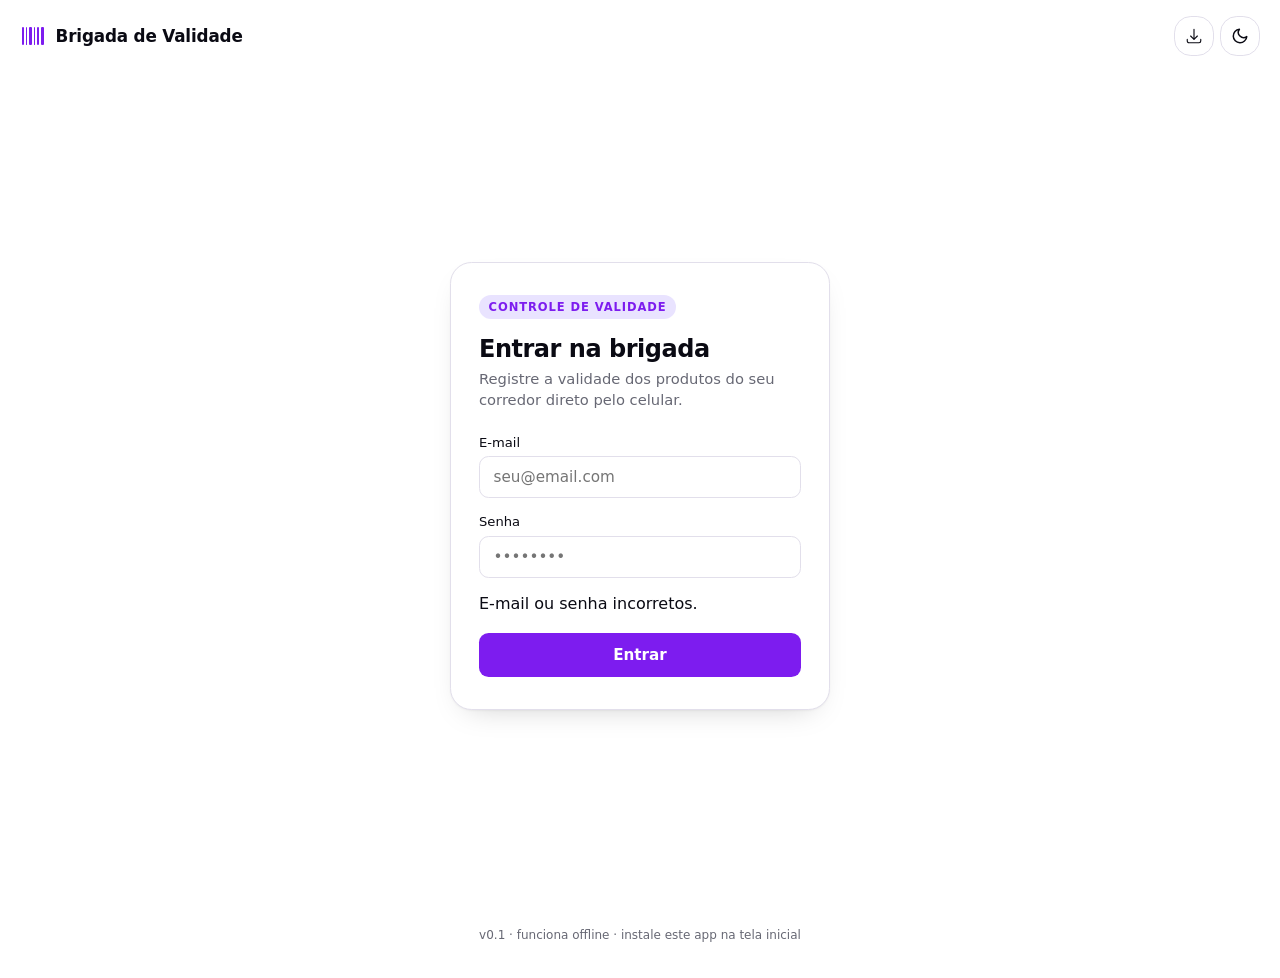
<file: index.html>
<!doctype html>
<html lang="pt-BR">
  <head>
    <meta charset="UTF-8" />
    <meta
      name="viewport"
      content="width=device-width, initial-scale=1, maximum-scale=1"
    />
    <title>Brigada de Validade</title>
    <meta name="description" content="Controle de validade de produtos" />

    <!-- PWA -->
    <meta name="theme-color" content="#6D28D9" />
    <link rel="manifest" href="manifest.json" />
    <link rel="icon" type="image/x-icon" href="icons/favicon.ico" />
    <link
      rel="icon"
      type="image/png"
      sizes="32x32"
      href="icons/favicon-32x32.png"
    />
    <link
      rel="icon"
      type="image/png"
      sizes="16x16"
      href="icons/favicon-16x16.png"
    />
    <link
      rel="apple-touch-icon"
      sizes="180x180"
      href="icons/apple-touch-icon.png"
    />
    <meta name="mobile-web-app-capable" content="yes" />
    <meta name="apple-mobile-web-app-capable" content="yes" />
    <meta
      name="apple-mobile-web-app-status-bar-style"
      content="black-translucent"
    />
    <meta name="apple-mobile-web-app-title" content="Brigada" />

    <link rel="stylesheet" href="css/style.css" />
  </head>
  <body>
    <header class="appbar">
      <div class="appbar__brand">
        <!-- ícone: código de barras, remete à bipagem de produtos -->
        <svg
          width="26"
          height="26"
          viewBox="0 0 26 26"
          fill="none"
          xmlns="http://www.w3.org/2000/svg"
        >
          <rect
            x="2"
            y="4"
            width="2"
            height="18"
            rx="1"
            fill="var(--primary)"
          />
          <rect
            x="6"
            y="4"
            width="1"
            height="18"
            rx="0.5"
            fill="var(--primary)"
          />
          <rect
            x="9"
            y="4"
            width="3"
            height="18"
            rx="1"
            fill="var(--primary)"
          />
          <rect
            x="14"
            y="4"
            width="1"
            height="18"
            rx="0.5"
            fill="var(--primary)"
          />
          <rect
            x="17"
            y="4"
            width="2"
            height="18"
            rx="1"
            fill="var(--primary)"
          />
          <rect
            x="21"
            y="4"
            width="3"
            height="18"
            rx="1"
            fill="var(--primary)"
          />
        </svg>
        <span>Brigada de Validade</span>
      </div>

      <div style="display: flex; gap: 0.4rem">
        <button
          class="theme-toggle"
          id="installBtn"
          type="button"
          aria-label="Instalar aplicativo"
        >
          <svg
            width="18"
            height="18"
            viewBox="0 0 24 24"
            fill="none"
            stroke="currentColor"
            stroke-width="1.5"
            stroke-linecap="round"
            stroke-linejoin="round"
          >
            <path
              d="M3 16.5v2.25A2.25 2.25 0 005.25 21h13.5A2.25 2.25 0 0021 18.75V16.5M16.5 12L12 16.5m0 0L7.5 12m4.5 4.5V3"
            />
          </svg>
        </button>
        <button
          class="theme-toggle"
          id="themeToggle"
          type="button"
          aria-label="Alternar tema claro/escuro"
        >
          <svg
            id="iconMoon"
            width="18"
            height="18"
            viewBox="0 0 24 24"
            fill="none"
            stroke="currentColor"
            stroke-width="2"
            stroke-linecap="round"
            stroke-linejoin="round"
          >
            <path d="M21 12.79A9 9 0 1 1 11.21 3 7 7 0 0 0 21 12.79z"></path>
          </svg>
          <svg
            id="iconSun"
            width="18"
            height="18"
            viewBox="0 0 24 24"
            fill="none"
            stroke="currentColor"
            stroke-width="2"
            stroke-linecap="round"
            stroke-linejoin="round"
            style="display: none"
          >
            <circle cx="12" cy="12" r="5"></circle>
            <line x1="12" y1="1" x2="12" y2="3"></line>
            <line x1="12" y1="21" x2="12" y2="23"></line>
            <line x1="4.22" y1="4.22" x2="5.64" y2="5.64"></line>
            <line x1="18.36" y1="18.36" x2="19.78" y2="19.78"></line>
            <line x1="1" y1="12" x2="3" y2="12"></line>
            <line x1="21" y1="12" x2="23" y2="12"></line>
            <line x1="4.22" y1="19.78" x2="5.64" y2="18.36"></line>
            <line x1="18.36" y1="5.64" x2="19.78" y2="4.22"></line>
          </svg>
        </button>
      </div>
    </header>

    <div class="offline-banner" id="offlineBanner">
      <svg
        viewBox="0 0 24 24"
        fill="none"
        stroke="currentColor"
        stroke-width="1.5"
        stroke-linecap="round"
        stroke-linejoin="round"
      >
        <path
          d="M12 9v3.75m-9.303 3.376c-.866 1.5.217 3.374 1.948 3.374h14.71c1.73 0 2.813-1.874 1.948-3.374L13.949 3.378c-.866-1.5-3.032-1.5-3.898 0L2.697 16.126zM12 15.75h.007v.008H12v-.008z"
        />
      </svg>
      <span>Sem conexão — seus dados continuam salvos neste aparelho.</span>
    </div>

    <main class="wrap">
      <section class="card">
        <span class="card__eyebrow">Controle de validade</span>
        <h1>Entrar na brigada</h1>
        <p class="sub">
          Registre a validade dos produtos do seu corredor direto pelo celular.
        </p>

        <form id="loginForm">
          <div class="field">
            <label for="email">E-mail</label>
            <input
              type="email"
              id="email"
              name="email"
              placeholder="seu@email.com"
              autocomplete="email"
              required
            />
          </div>

          <div class="field">
            <label for="senha">Senha</label>
            <input
              type="password"
              id="senha"
              name="senha"
              placeholder="••••••••"
              autocomplete="current-password"
              required
            />
            <p id="loginErro" class="login-erro">E-mail ou senha incorretos.</p>
          </div>

          <button type="submit" class="btn btn--primary">Entrar</button>
        </form>
      </section>
    </main>

    <p class="footer-note">
      v0.1 · funciona offline · instale este app na tela inicial
    </p>

    <script>
      // ---------- Tema claro/escuro ----------
      const root = document.documentElement;
      const toggleBtn = document.getElementById("themeToggle");
      const iconMoon = document.getElementById("iconMoon");
      const iconSun = document.getElementById("iconSun");

      function applyTheme(theme) {
        root.classList.toggle("dark", theme === "dark");
        iconMoon.style.display = theme === "dark" ? "none" : "block";
        iconSun.style.display = theme === "dark" ? "block" : "none";
        localStorage.setItem("bv_theme", theme);
      }

      const savedTheme =
        localStorage.getItem("bv_theme") ||
        (window.matchMedia("(prefers-color-scheme: dark)").matches
          ? "dark"
          : "light");
      applyTheme(savedTheme);

      toggleBtn.addEventListener("click", () => {
        const next = root.classList.contains("dark") ? "light" : "dark";
        applyTheme(next);
      });

      // ---------- Registro do Service Worker (PWA) ----------
      if ("serviceWorker" in navigator) {
        window.addEventListener("load", () => {
          navigator.serviceWorker.register("service-worker.js").catch(() => {});
        });
      }
    </script>
    <script type="module">
      // ---------- Login manual direto na base ----------
      import { login } from "./js/auth.js";

      const form = document.getElementById("loginForm");
      const erroEl = document.getElementById("loginErro");
      const btnSubmit = form.querySelector('button[type="submit"]');

      form.addEventListener("submit", async (e) => {
        e.preventDefault();
        const email = document.getElementById("email").value.trim();
        const senha = document.getElementById("senha").value;

        if (!email || !senha) return;

        erroEl.classList.remove("show");
        btnSubmit.disabled = true;
        btnSubmit.textContent = "Entrando...";

        const { error } = await login(email, senha);

        btnSubmit.disabled = false;
        btnSubmit.textContent = "Entrar";

        if (error) {
          erroEl.textContent = error.message || "E-mail ou senha incorretos.";
          erroEl.classList.add("show");
          return;
        }

        // O redirecionamento acontece caso não haja erros.
        // O armazenamento do nome já foi feito dentro do js/auth.js.
        window.location.href = "painel.html";
      });
    </script>
    <script src="js/offline-status.js"></script>
    <script src="js/pwa-install.js"></script>
  </body>
</html>
</file>
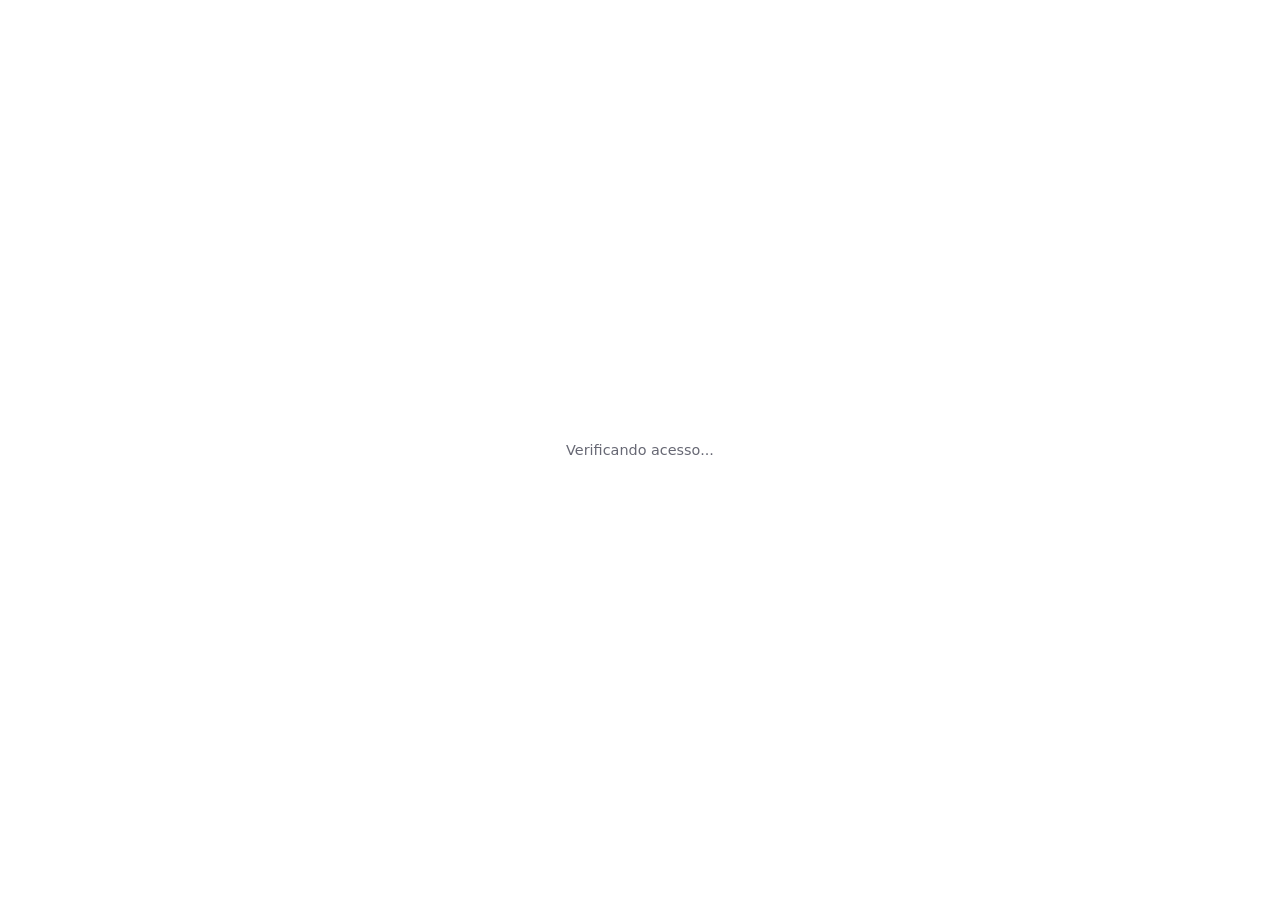
<file: painel.html>
<!doctype html>
<html lang="pt-BR">
  <head>
    <meta charset="UTF-8" />
    <meta
      name="viewport"
      content="width=device-width, initial-scale=1, maximum-scale=1"
    />
    <title>Painel — Brigada de Validade</title>

    <meta name="theme-color" content="#6D28D9" />
    <link rel="manifest" href="manifest.json" />
    <link rel="icon" type="image/x-icon" href="icons/favicon.ico" />
    <link
      rel="icon"
      type="image/png"
      sizes="32x32"
      href="icons/favicon-32x32.png"
    />
    <link
      rel="icon"
      type="image/png"
      sizes="16x16"
      href="icons/favicon-16x16.png"
    />
    <link
      rel="apple-touch-icon"
      sizes="180x180"
      href="icons/apple-touch-icon.png"
    />
    <meta name="mobile-web-app-capable" content="yes" />
    <meta name="apple-mobile-web-app-capable" content="yes" />

    <link rel="stylesheet" href="css/style.css" />
    <link rel="stylesheet" href="css/painel.css" />
  </head>
  <body>
    <div
      id="authOverlay"
      style="
        position: fixed;
        inset: 0;
        background: var(--background);
        display: flex;
        align-items: center;
        justify-content: center;
        z-index: 999;
        color: var(--muted-foreground);
        font-size: 0.9rem;
      "
    >
      Verificando acesso...
    </div>
    <script type="module">
      // trava de acesso real — valida a sessão assinada pelo Neon Auth.
      // Sem sessão válida, ninguém vê o conteúdo desta página nem por um instante.
      import { sessaoValida, logout } from "./js/auth.js";
      const ok = await sessaoValida();
      if (!ok) {
        window.location.href = "index.html";
      } else {
        document.getElementById("authOverlay").remove();
      }

      // logout de verdade — encerra a sessão no Neon, não só localStorage
      document.getElementById("logoutBtn").addEventListener("click", logout);
    </script>

    <header class="appbar">
      <div class="appbar__brand">
        <svg
          width="26"
          height="26"
          viewBox="0 0 26 26"
          fill="none"
          xmlns="http://www.w3.org/2000/svg"
        >
          <rect
            x="2"
            y="4"
            width="2"
            height="18"
            rx="1"
            fill="var(--primary)"
          />
          <rect
            x="6"
            y="4"
            width="1"
            height="18"
            rx="0.5"
            fill="var(--primary)"
          />
          <rect
            x="9"
            y="4"
            width="3"
            height="18"
            rx="1"
            fill="var(--primary)"
          />
          <rect
            x="14"
            y="4"
            width="1"
            height="18"
            rx="0.5"
            fill="var(--primary)"
          />
          <rect
            x="17"
            y="4"
            width="2"
            height="18"
            rx="1"
            fill="var(--primary)"
          />
          <rect
            x="21"
            y="4"
            width="3"
            height="18"
            rx="1"
            fill="var(--primary)"
          />
        </svg>
        <div>
          <div>Painel</div>
          <div class="greeting">Olá, <strong id="funcName">—</strong></div>
        </div>
      </div>

      <div style="display: flex; gap: 0.4rem">
        <button
          class="theme-toggle"
          id="notifBtn"
          type="button"
          aria-label="Ativar notificações"
        >
          <!-- heroicons: bell -->
          <svg
            width="18"
            height="18"
            viewBox="0 0 24 24"
            fill="none"
            stroke="currentColor"
            stroke-width="1.5"
            stroke-linecap="round"
            stroke-linejoin="round"
          >
            <path
              d="M14.857 17.082a23.848 23.848 0 005.454-1.31A8.967 8.967 0 0118 9.75V9A6 6 0 006 9v.75a8.967 8.967 0 01-2.312 6.022c1.733.64 3.56 1.085 5.455 1.31m5.714 0a24.255 24.255 0 01-5.714 0m5.714 0a3 3 0 11-5.714 0"
            />
          </svg>
        </button>
        <button
          class="theme-toggle"
          id="installBtn"
          type="button"
          aria-label="Instalar aplicativo"
        >
          <!-- heroicons: arrow-down-tray -->
          <svg
            width="18"
            height="18"
            viewBox="0 0 24 24"
            fill="none"
            stroke="currentColor"
            stroke-width="1.5"
            stroke-linecap="round"
            stroke-linejoin="round"
          >
            <path
              d="M3 16.5v2.25A2.25 2.25 0 005.25 21h13.5A2.25 2.25 0 0021 18.75V16.5M16.5 12L12 16.5m0 0L7.5 12m4.5 4.5V3"
            />
          </svg>
        </button>
        <a
          class="theme-toggle"
          href="relatorio.html"
          aria-label="Gerar relatório"
          style="text-decoration: none; display: grid; place-items: center"
        >
          <!-- heroicons: document-text -->
          <svg
            width="18"
            height="18"
            viewBox="0 0 24 24"
            fill="none"
            stroke="currentColor"
            stroke-width="1.5"
            stroke-linecap="round"
            stroke-linejoin="round"
          >
            <path
              d="M19.5 14.25v-2.625a3.375 3.375 0 00-3.375-3.375h-1.5A1.125 1.125 0 0113.5 7.125v-1.5a3.375 3.375 0 00-3.375-3.375H8.25m0 12.75h7.5m-7.5 3h7.5m-9-6h.008v.008H6.75v-.008zM6.75 21h10.5a2.25 2.25 0 002.25-2.25V8.25L15 3H6.75A2.25 2.25 0 004.5 5.25v13.5A2.25 2.25 0 006.75 21z"
            />
          </svg>
        </a>
        <button
          class="theme-toggle"
          id="themeToggle"
          type="button"
          aria-label="Alternar tema"
        >
          <svg
            id="iconMoon"
            width="18"
            height="18"
            viewBox="0 0 24 24"
            fill="none"
            stroke="currentColor"
            stroke-width="2"
            stroke-linecap="round"
            stroke-linejoin="round"
          >
            <path d="M21 12.79A9 9 0 1 1 11.21 3 7 7 0 0 0 21 12.79z"></path>
          </svg>
          <svg
            id="iconSun"
            width="18"
            height="18"
            viewBox="0 0 24 24"
            fill="none"
            stroke="currentColor"
            stroke-width="2"
            stroke-linecap="round"
            stroke-linejoin="round"
            style="display: none"
          >
            <circle cx="12" cy="12" r="5"></circle>
            <line x1="12" y1="1" x2="12" y2="3"></line>
            <line x1="12" y1="21" x2="12" y2="23"></line>
            <line x1="4.22" y1="4.22" x2="5.64" y2="5.64"></line>
            <line x1="18.36" y1="18.36" x2="19.78" y2="19.78"></line>
            <line x1="1" y1="12" x2="3" y2="12"></line>
            <line x1="21" y1="12" x2="23" y2="12"></line>
            <line x1="4.22" y1="19.78" x2="5.64" y2="18.36"></line>
            <line x1="18.36" y1="5.64" x2="19.78" y2="4.22"></line>
          </svg>
        </button>
        <button
          class="theme-toggle"
          id="logoutBtn"
          type="button"
          aria-label="Sair"
        >
          <svg
            width="18"
            height="18"
            viewBox="0 0 24 24"
            fill="none"
            stroke="currentColor"
            stroke-width="2"
            stroke-linecap="round"
            stroke-linejoin="round"
          >
            <path d="M9 21H5a2 2 0 0 1-2-2V5a2 2 0 0 1 2-2h4"></path>
            <polyline points="16 17 21 12 16 7"></polyline>
            <line x1="21" y1="12" x2="9" y2="12"></line>
          </svg>
        </button>
      </div>
    </header>

    <div class="offline-banner" id="offlineBanner">
      <svg
        viewBox="0 0 24 24"
        fill="none"
        stroke="currentColor"
        stroke-width="1.5"
        stroke-linecap="round"
        stroke-linejoin="round"
      >
        <path
          d="M12 9v3.75m-9.303 3.376c-.866 1.5.217 3.374 1.948 3.374h14.71c1.73 0 2.813-1.874 1.948-3.374L13.949 3.378c-.866-1.5-3.032-1.5-3.898 0L2.697 16.126zM12 15.75h.007v.008H12v-.008z"
        />
      </svg>
      <span>Sem conexão — seus dados continuam salvos neste aparelho.</span>
    </div>

    <main class="page">
      <div class="alert-banner" id="alertBanner"></div>

      <div class="summary">
        <button
          type="button"
          class="summary__card summary__card--vencido"
          data-status="vencido"
          aria-pressed="false"
        >
          <span class="summary__num" id="summaryVencido">0</span>
          <span class="summary__label">Vencidos</span>
        </button>
        <button
          type="button"
          class="summary__card summary__card--atencao"
          data-status="atencao"
          aria-pressed="false"
        >
          <span class="summary__num" id="summaryAtencao">0</span>
          <span class="summary__label">Atenção</span>
        </button>
        <button
          type="button"
          class="summary__card summary__card--ok"
          data-status="ok"
          aria-pressed="false"
        >
          <span class="summary__num" id="summaryOk">0</span>
          <span class="summary__label">Ok</span>
        </button>
      </div>

      <div class="filters">
        <input
          type="text"
          id="searchInput"
          placeholder="Buscar por código ou descrição..."
        />
        <select id="corredorFilter">
          <option value="">Todos locais/categorias</option>
        </select>
      </div>

      <button type="button" class="clear-filters" id="clearFilters">
        Limpar filtros
      </button>

      <div class="list" id="list"></div>

      <div class="empty-state" id="emptyState">
        <svg
          width="40"
          height="40"
          viewBox="0 0 24 24"
          fill="none"
          stroke="currentColor"
          stroke-width="1.5"
          stroke-linecap="round"
          stroke-linejoin="round"
        >
          <rect x="3" y="7" width="18" height="13" rx="2"></rect>
          <path d="M8 7V5a2 2 0 0 1 2-2h4a2 2 0 0 1 2 2v2"></path>
        </svg>
        <p>
          Nenhum item registrado ainda.<br />Bipe um produto ou adicione
          manualmente.
        </p>
      </div>
    </main>

    <div class="fabs">
      <button class="fab fab--secondary" id="openAddModal" type="button">
        + Manual
      </button>
      <a
        class="fab fab--primary"
        href="scanner.html"
        style="text-decoration: none"
      >
        Bipar produto
      </a>
    </div>

    <!-- Modal de cadastro manual -->
    <div class="modal-overlay" id="modalOverlay">
      <div class="modal">
        <div class="modal__header">
          <h2 id="modalTitle">Adicionar item manualmente</h2>
          <button
            type="button"
            class="modal__close"
            id="closeAddModalX"
            aria-label="Fechar"
          >
            <svg
              width="18"
              height="18"
              viewBox="0 0 24 24"
              fill="none"
              stroke="currentColor"
              stroke-width="2"
              stroke-linecap="round"
              stroke-linejoin="round"
            >
              <line x1="18" y1="6" x2="6" y2="18"></line>
              <line x1="6" y1="6" x2="18" y2="18"></line>
            </svg>
          </button>
        </div>
        <form id="addForm">
          <div class="modal-row">
            <div class="field">
              <label for="fCorredor">Local ou categoria (opcional)</label>
              <input
                type="text"
                id="fCorredor"
                placeholder="Ex: Padaria, A3..."
              />
            </div>
            <div class="field">
              <label for="fCodigo">Código</label>
              <input
                type="text"
                id="fCodigo"
                placeholder="Ex: 7891000"
                required
              />
            </div>
          </div>

          <div class="field">
            <label for="fDescricao">Descrição</label>
            <input
              type="text"
              id="fDescricao"
              placeholder="Ex: Leite Integral 1L"
              required
            />
          </div>

          <div class="modal-row">
            <div class="field">
              <label for="fQuantidade">Quantidade</label>
              <input
                type="number"
                id="fQuantidade"
                min="0"
                value="1"
                required
              />
            </div>
            <div class="field">
              <label for="fValidade">Validade</label>
              <input type="date" id="fValidade" required />
            </div>
          </div>

          <div class="modal-actions">
            <button type="button" class="btn btn--ghost" id="closeAddModal">
              Cancelar
            </button>
            <button type="submit" class="btn btn--primary">Salvar</button>
          </div>
        </form>
      </div>
    </div>

    <script src="js/storage-local.js"></script>
    <script type="module" src="js/sync.js"></script>
    <script type="module" src="js/push.js"></script>
    <script src="js/confirm.js"></script>
    <script src="js/painel.js"></script>
    <script>
      if ("serviceWorker" in navigator) {
        window.addEventListener("load", () => {
          navigator.serviceWorker.register("service-worker.js").catch(() => {});
        });
      }
    </script>
    <script src="js/offline-status.js"></script>
    <script src="js/pwa-install.js"></script>
  </body>
</html>
</file>
<file: css/style.css>
/* =========================================================
   Brigada de Validade — estilos globais
   Paleta adaptada dos tokens oklch fornecidos (roxo/violeta)
   ========================================================= */

:root {
  --background: oklch(1 0 0);
  --foreground: oklch(0.15 0.02 285);
  --card: oklch(1 0 0);
  --card-foreground: oklch(0.15 0.02 285);
  --primary: oklch(0.52 0.27 295);
  --primary-foreground: oklch(1 0 0);
  --secondary: oklch(0.96 0.015 295);
  --secondary-foreground: oklch(0.3 0.06 295);
  --muted: oklch(0.97 0.008 295);
  --muted-foreground: oklch(0.52 0.02 285);
  --accent: oklch(0.93 0.04 295);
  --accent-foreground: oklch(0.4 0.15 295);
  --border: oklch(0.91 0.015 295);
  --input: oklch(0.91 0.015 295);
  --ring: oklch(0.52 0.27 295);
  --destructive: oklch(0.58 0.24 27);
  --success: oklch(0.62 0.17 150);
  --success-bg: oklch(0.95 0.05 150);
  --warning: oklch(0.75 0.16 70);
  --warning-bg: oklch(0.95 0.06 70);
  --radius: 0.75rem;
  --font-sans:
    "Inter", ui-sans-serif, system-ui, -apple-system, "Segoe UI", Roboto,
    sans-serif;
}

.dark {
  --background: oklch(0 0 0);
  --foreground: oklch(0.95 0.006 285);
  --card: oklch(0.07 0.01 285);
  --card-foreground: oklch(0.95 0.006 285);
  --primary: oklch(0.68 0.24 295);
  --primary-foreground: oklch(0 0 0);
  --secondary: oklch(0.12 0.015 285);
  --secondary-foreground: oklch(0.95 0.006 285);
  --muted: oklch(0 0 0);
  --muted-foreground: oklch(0.65 0.015 285);
  --accent: oklch(0.18 0.06 295);
  --accent-foreground: oklch(0.88 0.06 295);
  --border: oklch(1 0 0 / 10%);
  --input: oklch(1 0 0 / 12%);
  --ring: oklch(0.68 0.24 295);
  --destructive: oklch(0.65 0.22 27);
  --success: oklch(0.7 0.17 150);
  --success-bg: oklch(0.18 0.05 150);
  --warning: oklch(0.78 0.16 70);
  --warning-bg: oklch(0.2 0.06 70);
}

* {
  box-sizing: border-box;
}

html {
  font-family: var(--font-sans);
  -webkit-tap-highlight-color: transparent;
}

body {
  margin: 0;
  background: var(--background);
  color: var(--foreground);
  min-height: 100dvh;
  transition:
    background-color 0.2s ease,
    color 0.2s ease;
}

/* ---------- App bar ---------- */
.appbar {
  display: flex;
  align-items: center;
  justify-content: space-between;
  padding: 1rem 1.25rem;
}

.appbar__brand {
  display: flex;
  align-items: center;
  gap: 0.6rem;
  font-weight: 700;
  font-size: 1.05rem;
  letter-spacing: -0.01em;
}

.appbar__brand svg {
  flex-shrink: 0;
}

.theme-toggle {
  width: 2.5rem;
  height: 2.5rem;
  display: grid;
  place-items: center;
  border-radius: calc(var(--radius) * 1.4);
  border: 1px solid var(--border);
  background: var(--card);
  color: var(--foreground);
  cursor: pointer;
}

.theme-toggle:hover {
  background: var(--accent);
}

.theme-toggle.active {
  background: var(--primary);
  color: var(--primary-foreground);
  border-color: var(--primary);
}

.theme-toggle:disabled {
  cursor: not-allowed;
}

/* ---------- Banner de status offline ---------- */
.offline-banner {
  display: none;
  align-items: center;
  gap: 0.5rem;
  background: var(--warning-bg);
  color: var(--warning);
  padding: 0.55rem 1rem;
  font-size: 0.78rem;
  font-weight: 600;
  text-align: left;
}

.offline-banner.show {
  display: flex;
}

.offline-banner svg {
  width: 16px;
  height: 16px;
  flex-shrink: 0;
}

/* ---------- Layout central ---------- */
.wrap {
  min-height: calc(100dvh - 4.5rem);
  display: flex;
  align-items: center;
  justify-content: center;
  padding: 1.25rem;
}

.card {
  width: 100%;
  max-width: 380px;
  background: var(--card);
  color: var(--card-foreground);
  border: 1px solid var(--border);
  border-radius: var(--radius-2xl, calc(var(--radius) * 1.8));
  padding: 2rem 1.75rem;
  box-shadow:
    0 1px 2px oklch(0 0 0 / 4%),
    0 12px 32px -18px oklch(0 0 0 / 25%);
}

.card__eyebrow {
  display: inline-flex;
  align-items: center;
  gap: 0.4rem;
  font-size: 0.72rem;
  font-weight: 600;
  text-transform: uppercase;
  letter-spacing: 0.08em;
  color: var(--primary);
  background: var(--accent);
  padding: 0.3rem 0.6rem;
  border-radius: 999px;
  margin-bottom: 1rem;
}

.card h1 {
  font-size: 1.5rem;
  line-height: 1.2;
  margin: 0 0 0.35rem;
  letter-spacing: -0.02em;
}

.card p.sub {
  margin: 0 0 1.5rem;
  color: var(--muted-foreground);
  font-size: 0.92rem;
  line-height: 1.4;
}

/* ---------- Formulário ---------- */
.field {
  margin-bottom: 1rem;
}

.field label {
  display: block;
  font-size: 0.82rem;
  font-weight: 500;
  margin-bottom: 0.4rem;
  color: var(--foreground);
}

.field input {
  width: 100%;
  padding: 0.7rem 0.85rem;
  border-radius: calc(var(--radius) * 0.8);
  border: 1px solid var(--input);
  background: var(--background);
  color: var(--foreground);
  font-size: 0.95rem;
  font-family: inherit;
}

.field input:focus {
  outline: none;
  border-color: var(--ring);
  box-shadow: 0 0 0 3px oklch(from var(--ring) l c h / 20%);
}

.btn {
  width: 100%;
  padding: 0.8rem 1rem;
  border-radius: calc(var(--radius) * 0.8);
  border: none;
  font-size: 0.95rem;
  font-weight: 600;
  cursor: pointer;
  font-family: inherit;
  transition:
    opacity 0.15s ease,
    transform 0.05s ease;
}

.btn:active {
  transform: scale(0.98);
}

.btn--primary {
  background: var(--primary);
  color: var(--primary-foreground);
  margin-top: 0.25rem;
}

.btn--primary:hover {
  opacity: 0.92;
}

.btn--ghost {
  background: transparent;
  color: var(--muted-foreground);
  margin-top: 0.6rem;
  font-weight: 500;
}

.btn--ghost:hover {
  color: var(--foreground);
}

.divider {
  display: flex;
  align-items: center;
  gap: 0.75rem;
  color: var(--muted-foreground);
  font-size: 0.75rem;
  margin: 1.25rem 0;
}

.divider::before,
.divider::after {
  content: "";
  flex: 1;
  height: 1px;
  background: var(--border);
}

.footer-note {
  text-align: center;
  font-size: 0.75rem;
  color: var(--muted-foreground);
  padding: 1rem 1rem 1.5rem;
}

@media (max-width: 380px) {
  .card {
    padding: 1.5rem 1.25rem;
  }
}

/* ---------- Botão de perigo (usado no modal de confirmação) ---------- */
.btn--danger {
  background: var(--destructive);
  color: white;
}

.btn--danger:hover {
  opacity: 0.92;
}

/* ---------- Modal de confirmação / aviso (js/confirm.js) ---------- */
.confirm-overlay {
  position: fixed;
  inset: 0;
  background: oklch(0 0 0 / 45%);
  display: flex;
  align-items: center;
  justify-content: center;
  padding: 1rem;
  z-index: 100;
  opacity: 0;
  transition: opacity 0.18s ease;
}

.confirm-overlay.show {
  opacity: 1;
}

.confirm-box {
  width: min(360px, 100%);
  background: var(--card);
  color: var(--card-foreground);
  border-radius: calc(var(--radius) * 1.4);
  padding: 1.5rem 1.25rem 1.25rem;
  box-shadow: 0 12px 32px -12px oklch(0 0 0 / 35%);
  transform: translateY(8px) scale(0.97);
  transition:
    transform 0.18s ease,
    opacity 0.18s ease;
}

.confirm-overlay.show .confirm-box {
  transform: translateY(0) scale(1);
}

.confirm-message {
  margin: 0 0 1.25rem;
  font-size: 0.92rem;
  line-height: 1.45;
  color: var(--foreground);
  white-space: pre-line;
}

.confirm-actions {
  display: flex;
  gap: 0.6rem;
}

.confirm-actions .btn {
  width: auto;
  flex: 1;
}

.confirm-actions--single {
  justify-content: flex-end;
}

.confirm-actions--single .btn {
  flex: 0 0 auto;
  min-width: 120px;
}
</file>
<file: css/painel.css>
/* =========================================================
   Brigada de Validade — estilos do painel
   (depende de css/style.css já carregado antes)
   ========================================================= */

/* cores semânticas extras — não vêm do tema original,
   adicionadas só pra status de validade */
:root {
  --success: oklch(0.62 0.17 150);
  --success-bg: oklch(0.95 0.05 150);
  --warning: oklch(0.75 0.16 70);
  --warning-bg: oklch(0.95 0.06 70);
}
.dark {
  --success: oklch(0.7 0.17 150);
  --success-bg: oklch(0.18 0.05 150);
  --warning: oklch(0.78 0.16 70);
  --warning-bg: oklch(0.2 0.06 70);
}

.page {
  max-width: 720px;
  margin: 0 auto;
  padding: 0 1rem 6rem;
}

.greeting {
  font-size: 0.85rem;
  color: var(--muted-foreground);
}

.greeting strong {
  color: var(--foreground);
}

/* ---------- Resumo (cards de status) ---------- */
.summary {
  display: grid;
  grid-template-columns: repeat(3, 1fr);
  gap: 0.6rem;
  margin: 1rem 0 1.25rem;
}

.summary__card {
  background: var(--card);
  border: 1px solid var(--border);
  border-radius: calc(var(--radius) * 1.2);
  padding: 0.85rem 0.7rem;
  text-align: center;
  cursor: pointer;
  font-family: inherit;
  transition:
    border-color 0.15s ease,
    box-shadow 0.15s ease,
    transform 0.05s ease;
}

.summary__card:active {
  transform: scale(0.98);
}

.summary__card.active {
  border-color: currentColor;
  box-shadow: 0 0 0 1.5px currentColor inset;
}

.summary__card--vencido {
  color: inherit;
}
.summary__card--vencido.active {
  border-color: var(--destructive);
  box-shadow: 0 0 0 1.5px var(--destructive) inset;
}
.summary__card--atencao.active {
  border-color: var(--warning);
  box-shadow: 0 0 0 1.5px var(--warning) inset;
}
.summary__card--ok.active {
  border-color: var(--success);
  box-shadow: 0 0 0 1.5px var(--success) inset;
}

.summary__num {
  font-size: 1.4rem;
  font-weight: 700;
  line-height: 1;
  display: block;
}

.summary__label {
  font-size: 0.7rem;
  color: var(--muted-foreground);
  margin-top: 0.3rem;
  display: block;
}

.summary__card--vencido .summary__num {
  color: var(--destructive);
}
.summary__card--atencao .summary__num {
  color: var(--warning);
}
.summary__card--ok .summary__num {
  color: var(--success);
}

/* ---------- Aviso ---------- */
.alert-banner {
  display: none;
  align-items: center;
  gap: 0.6rem;
  background: var(--destructive);
  color: white;
  padding: 0.7rem 0.9rem;
  border-radius: calc(var(--radius) * 0.9);
  font-size: 0.85rem;
  font-weight: 500;
  margin-bottom: 1rem;
}

.alert-banner.show {
  display: flex;
}

/* ---------- Filtros ---------- */
.filters {
  display: flex;
  gap: 0.5rem;
  margin-bottom: 1rem;
}

.filters input[type="text"],
.filters select {
  flex: 1;
  padding: 0.6rem 0.75rem;
  border-radius: calc(var(--radius) * 0.8);
  border: 1px solid var(--input);
  background: var(--card);
  color: var(--foreground);
  font-size: 0.85rem;
  font-family: inherit;
}

.filters select {
  flex: 0 0 auto;
  max-width: 130px;
}

.clear-filters {
  display: none;
  background: none;
  border: none;
  color: var(--primary);
  font-size: 0.78rem;
  font-weight: 600;
  cursor: pointer;
  font-family: inherit;
  padding: 0 0 0.75rem;
  margin-top: -0.4rem;
}

.clear-filters.show {
  display: block;
}

.clear-filters:hover {
  text-decoration: underline;
}

/* ---------- Lista de itens ---------- */
.list {
  display: flex;
  flex-direction: column;
  gap: 0.6rem;
}

.item {
  display: flex;
  align-items: center;
  gap: 0.75rem;
  background: var(--card);
  border: 1px solid var(--border);
  border-left: 4px solid var(--border);
  border-radius: calc(var(--radius) * 1.1);
  padding: 0.8rem 0.9rem;
}

.item--vencido {
  border-left-color: var(--destructive);
}
.item--atencao {
  border-left-color: var(--warning);
}
.item--ok {
  border-left-color: var(--success);
}

.item__main {
  flex: 1;
  min-width: 0;
}

.item__top {
  display: flex;
  align-items: baseline;
  gap: 0.5rem;
  flex-wrap: wrap;
}

.item__codigo {
  display: inline-flex;
  align-items: center;
  gap: 0.2rem;
  font-weight: 700;
  font-size: 0.9rem;
  color: inherit;
  text-decoration: underline;
  text-decoration-color: var(--muted-foreground);
  text-decoration-thickness: 1px;
  text-underline-offset: 2px;
}

.item__codigo svg {
  flex-shrink: 0;
  opacity: 0.55;
}

.item__codigo:hover {
  color: var(--primary);
  text-decoration-color: var(--primary);
}

.item__codigo:hover svg {
  opacity: 0.9;
}

.item__corredor {
  font-size: 0.72rem;
  color: var(--primary);
  background: var(--accent);
  padding: 0.1rem 0.45rem;
  border-radius: 999px;
  font-weight: 600;
}

.item__descricao {
  font-size: 0.85rem;
  color: var(--muted-foreground);
  margin-top: 0.15rem;
  white-space: nowrap;
  overflow: hidden;
  text-overflow: ellipsis;
}

.item__meta {
  display: flex;
  gap: 0.75rem;
  font-size: 0.75rem;
  color: var(--muted-foreground);
  margin-top: 0.35rem;
}

.item__badge {
  font-size: 0.68rem;
  font-weight: 700;
  padding: 0.15rem 0.5rem;
  border-radius: 999px;
  white-space: nowrap;
}

.item--vencido .item__badge {
  background: var(--destructive);
  color: white;
}
.item--atencao .item__badge {
  background: var(--warning-bg);
  color: var(--warning);
}
.item--ok .item__badge {
  background: var(--success-bg);
  color: var(--success);
}

.item__actions {
  display: flex;
  gap: 0.2rem;
  flex-shrink: 0;
}

.item__edit,
.item__del {
  border: none;
  background: transparent;
  color: var(--muted-foreground);
  cursor: pointer;
  width: 2rem;
  height: 2rem;
  display: grid;
  place-items: center;
  border-radius: 50%;
  flex-shrink: 0;
}

.item__edit:hover {
  background: var(--accent);
  color: var(--primary);
}

.item__del:hover {
  background: var(--accent);
  color: var(--destructive);
}

.empty-state {
  text-align: center;
  padding: 3rem 1rem;
  color: var(--muted-foreground);
}

.empty-state svg {
  margin-bottom: 0.75rem;
  opacity: 0.5;
}

/* ---------- Botões flutuantes ---------- */
.fabs {
  position: fixed;
  bottom: 1.25rem;
  left: 0;
  right: 0;
  display: flex;
  justify-content: center;
  gap: 0.6rem;
  padding: 0 1rem;
  max-width: 720px;
  margin: 0 auto;
}

.fab {
  flex: 1;
  max-width: 260px;
  padding: 0.85rem 1rem;
  border-radius: calc(var(--radius) * 1.4);
  border: none;
  font-weight: 600;
  font-size: 0.9rem;
  display: flex;
  align-items: center;
  justify-content: center;
  gap: 0.5rem;
  cursor: pointer;
  box-shadow: 0 8px 24px -8px oklch(0 0 0 / 25%);
}

.fab--primary {
  background: var(--primary);
  color: var(--primary-foreground);
}
.fab--secondary {
  background: var(--card);
  color: var(--foreground);
  border: 1px solid var(--border);
}

/* ---------- Modal de adição manual ---------- */
/* ---------- Modal de adição manual ---------- */
.modal-overlay {
  position: fixed;
  inset: 0;
  background: oklch(0 0 0 / 45%);
  backdrop-filter: blur(3px);
  -webkit-backdrop-filter: blur(3px);
  display: none;
  z-index: 50;
}

/* aberto */
.modal-overlay.show {
  display: flex;
}

/* MOBILE (padrão): nasce de baixo */
.modal-overlay {
  align-items: flex-end;
  justify-content: center;
}

.modal {
  width: 100%;
  max-width: 480px;
  background: var(--card);
  color: var(--card-foreground);
  border-radius: 1.5rem 1.5rem 0 0;
  padding: 1.5rem 1.25rem 2rem;
  max-height: 88dvh;
  overflow-y: auto;

  /* animação mobile */
  transform: translateY(100%);
  opacity: 0.98;
  transition:
    transform 0.28s ease,
    opacity 0.2s ease;
}

.modal__header {
  display: flex;
  align-items: flex-start;
  justify-content: space-between;
  gap: 0.75rem;
}

.modal__header h2 {
  margin: 0;
}

.modal__close {
  flex-shrink: 0;
  width: 2.1rem;
  height: 2.1rem;
  display: grid;
  place-items: center;
  border-radius: 50%;
  border: none;
  background: var(--secondary);
  color: var(--muted-foreground);
  cursor: pointer;
  margin-top: -0.2rem;
}

.modal__close:hover {
  background: var(--accent);
  color: var(--foreground);
}

.modal-overlay.show .modal {
  transform: translateY(0);
  opacity: 1;
}

/* desktop: centralizado no meio (sem subir de baixo) */
@media (min-width: 901px) {
  .modal-overlay {
    align-items: center;
    justify-content: center;
    padding: 1rem;
  }

  .modal {
    width: min(520px, 92vw);
    max-height: 86vh;
    border-radius: calc(var(--radius) * 1.4);
    padding: 1.25rem;

    /* animação desktop */
    transform: translateY(6px) scale(0.98);
    opacity: 0;
  }

  .modal-overlay.show .modal {
    transform: translateY(0) scale(1);
    opacity: 1;
  }
}
</file>
